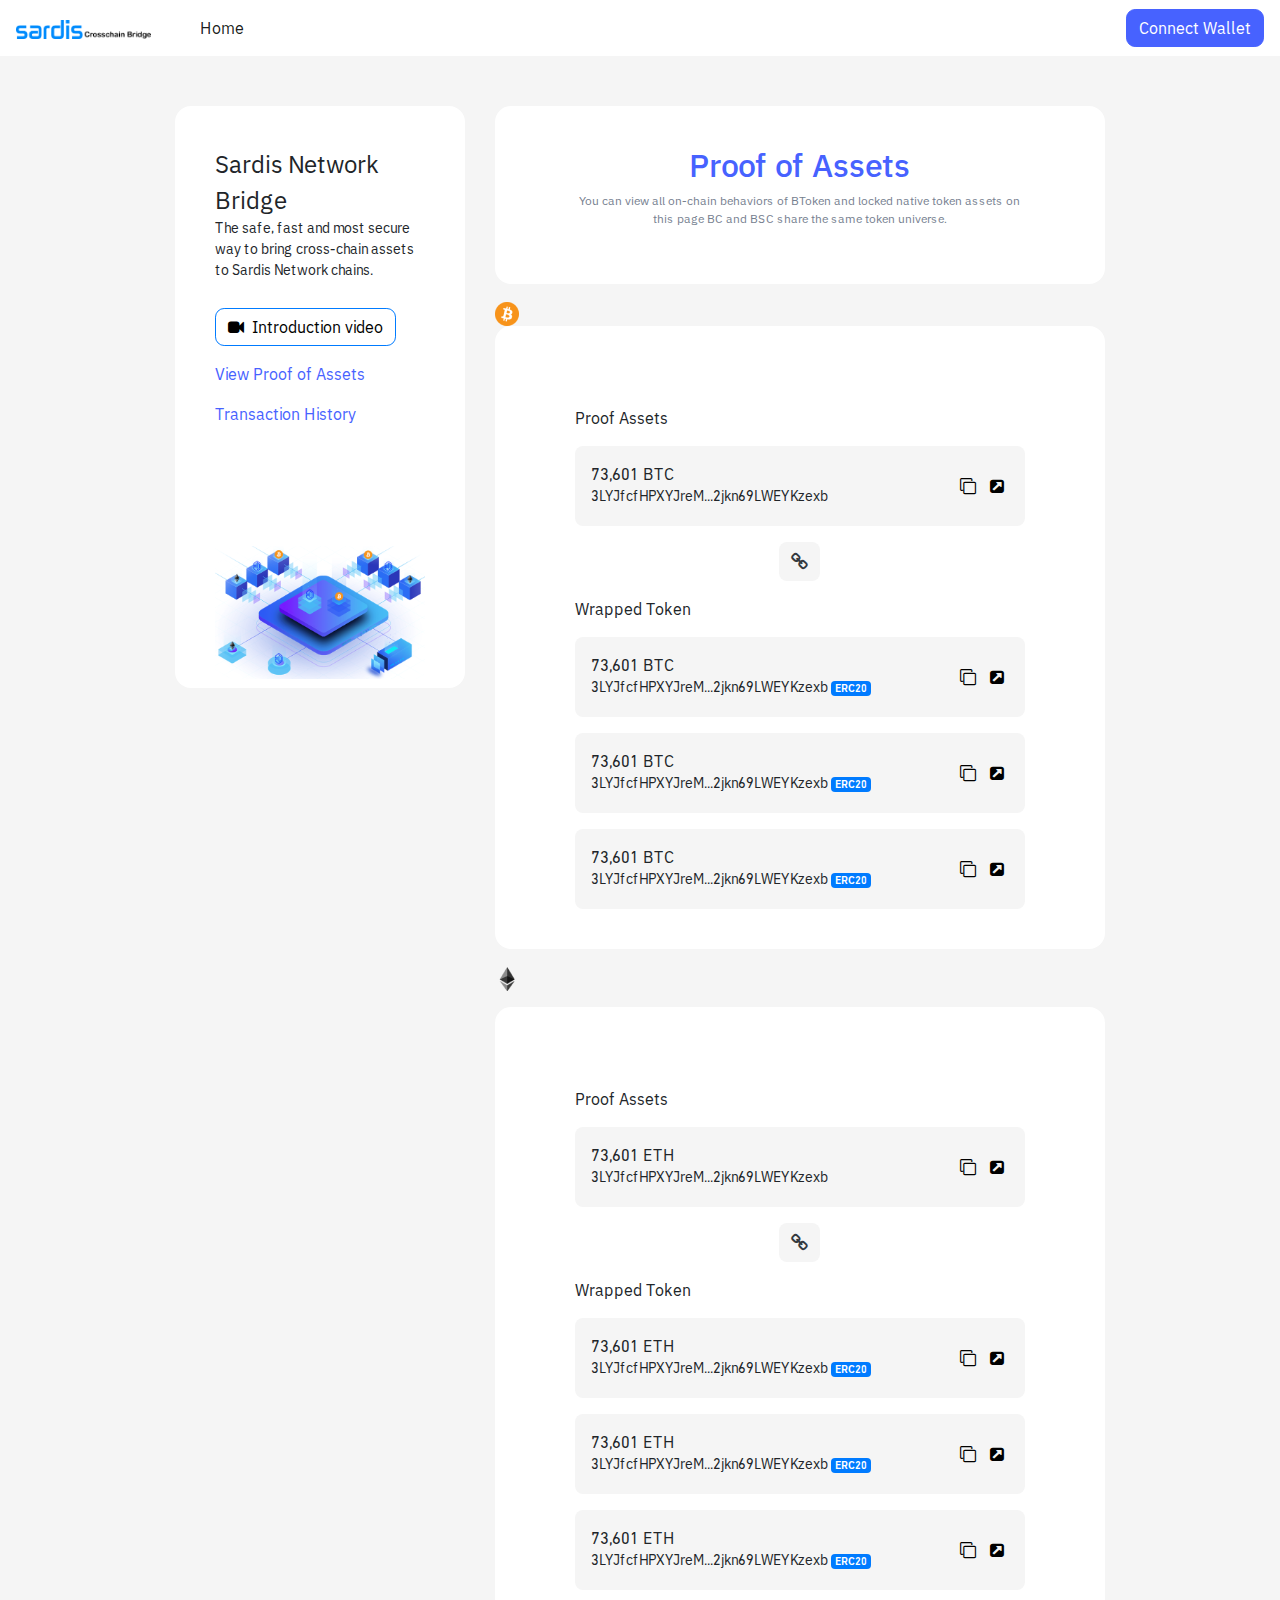
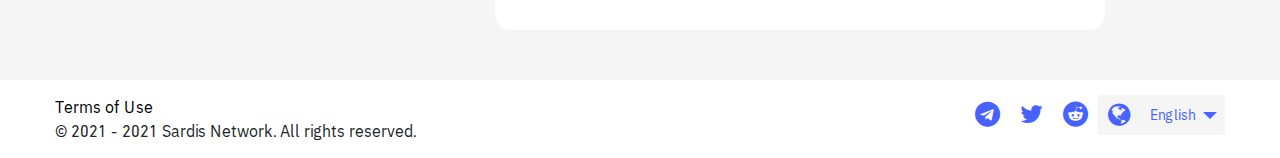
<file: proof-of-assets.html>
<!DOCTYPE html>
<html lang="en">
<head>
	<meta charset="UTF-8">
	<meta http-equiv="X-UA-Compatible" content="IE=edge">
	<meta name="viewport" content="width=device-width, initial-scale=1.0">
	<title>Sardis Network Bridge - Proof of Assets</title>
	<link rel="icon" type="image/x-icon" href="assets/img/favicon.ico"/>
	<link rel="stylesheet" href="assets/css/font-awesome.min.css">
	<link rel="stylesheet" href="assets/css/bootstrap.min.css">
	<link rel="stylesheet" href="assets/css/style.css">
	<link rel="icon" type="image/png" href="assets/img/Sardis NetworkIconFavicon.png"/>
</head>
<body>
	<div class="main">
		<div class="header">
			<header>
				<nav class="navbar navbar-expand-lg navbar-light bg-light">
					<a class="navbar-brand" href="https://bridge.sardisnetwork.com/">
						<img src="assets/img/srds_logo_bridge.png" alt="Logo" srcset="">
					</a>
					<button class="navbar-toggler" type="button" data-toggle="collapse" data-target="#navbarSupportedContent" aria-controls="navbarSupportedContent" aria-expanded="false" aria-label="Toggle navigation">
					  <span class="navbar-toggler-icon"></span>
					</button>
				  
					<div class="collapse navbar-collapse" id="navbarSupportedContent">
					  <ul class="navbar-nav mr-auto">
						<li class="nav-item active">
						  <a class="nav-link" href="#">Home <span class="sr-only">(current)</span></a>
						</li>
					  </ul>
					  <form class="form-inline my-2 my-lg-0">
						<button class="btn btn-default connect-btn my-2 my-sm-0" type="submit">Connect Wallet</button>
					  </form>
					</div>
				  </nav>
			</header>
		</div>
		<div class="container">
			<div id="wrapper" class="row">
				<div id="firstDiv" class="col-xl-4 col-lg-4 col-md-4 col-sm-12">
					<div class="box-left">
						<div class="header-title">
							Sardis Network Bridge
						</div>
						<div class="p-text">
							The safe, fast and most secure way to bring cross-chain assets to Sardis Network chains.
						</div>
						<div class="btn-video">
							<a href="#" class="btn btn-outline-primary" role="button" aria-pressed="true"><i class="fa fa-video-camera mr-2" aria-hidden="true"></i>Introduction video</a>
						</div>
						<div class="links mt-3">
							<a href="/proof-of-assets.html" >View Proof of Assets</a>
						</div>
						<div class="links mt-3">
							<a href="/history.html" >Transaction History</a>
						</div>
						<div class="brand-img">
							<img src="assets/img/hexagons-light.png" class="styled__HexagonImg-sc-62hwj-3 leCSOp">
						</div>
					</div>
				</div>
				<div id="secondDiv" class="col-xl-8 col-lg-8 col-md-8 col-sm-12 assets-proof">
					<div class="box-right">
						<div class="main-text text-center">
							<h2>Proof of Assets</h2>
							<p>You can view all on-chain behaviors of BToken and locked native token assets on this page
								BC and BSC share the same token universe. </p>
						</div>
					</div>
					<div class="btc-icon mt-3"><img src="assets/img/btc-icon.png" alt="Bitcoin"></div>
					<div class="box-right">
						<div class="assets">
							<div>Proof Assets</div>
							<div class="buulIQ">
								<div class="row">
									<div class="col-md-9 col-sm-8 col-8">
										<div>73,601 <span>BTC</span></div>
										<div class="address-c">3LYJfcfHPXYJreM...2jkn69LWEYKzexb </div>
									</div>
									<div class="col-md-3 col-sm-4 col-4">
										<div class="button-copy">
											<a type="button" class="btn btn-outline-primary"><i class="fa fa-clone" aria-hidden="true"></i></a>
											<a type="button" class="btn btn-outline-primary">
												<i class="fa fa-external-link-square" aria-hidden="true"></i>	
											</a>
										</div>
									</div>
								</div>
							</div>
							<div class="link text-center my-3">
								<a href="" class="btn btn-outline-primary text-dark ihrMNK"><i class="fa fa-link" aria-hidden="true"></i></a>
							</div>
							<div>Wrapped Token</div>
							<div class="buulIQ">
								<div class="row">
									<div class="col-md-9 col-sm-8 col-8">
										<div>73,601 <span>BTC</span></div>
										<div class="address-c">3LYJfcfHPXYJreM...2jkn69LWEYKzexb <span class="badge bg-primary">ERC20</span></div>
									</div>
									<div class="col-md-3 col-sm-4 col-4">
										<div class="button-copy">
											<a type="button" class="btn btn-outline-primary"><i class="fa fa-clone" aria-hidden="true"></i></a>
											<a type="button" class="btn btn-outline-primary">
												<i class="fa fa-external-link-square" aria-hidden="true"></i>	
											</a>
										</div>
									</div>
								</div>
							</div>
							<div class="buulIQ">
								<div class="row">
									<div class="col-md-9 col-sm-8 col-8">
										<div>73,601 <span>BTC</span></div>
										<div class="address-c">3LYJfcfHPXYJreM...2jkn69LWEYKzexb <span class="badge bg-primary">ERC20</span></div>
									</div>
									<div class="col-md-3 col-sm-4 col-4">
										<div class="button-copy">
											<a type="button" class="btn btn-outline-primary"><i class="fa fa-clone" aria-hidden="true"></i></a>
											<a type="button" class="btn btn-outline-primary">
												<i class="fa fa-external-link-square" aria-hidden="true"></i>	
											</a>
										</div>
									</div>
								</div>
							</div>
							<div class="buulIQ">
								<div class="row">
									<div class="col-md-9 col-sm-8 col-8">
										<div>73,601 <span>BTC</span></div>
										<div class="address-c">3LYJfcfHPXYJreM...2jkn69LWEYKzexb <span class="badge bg-primary">ERC20</span></div>
									</div>
									<div class="col-md-3 col-sm-4 col-4">
										<div class="button-copy">
											<a type="button" class="btn btn-outline-primary"><i class="fa fa-clone" aria-hidden="true"></i></a>
											<a type="button" class="btn btn-outline-primary">
												<i class="fa fa-external-link-square" aria-hidden="true"></i>	
											</a>
										</div>
									</div>
								</div>
							</div>
						</div>
					</div>

					<div class="eth-icon my-3"><img src="assets/img/eth-icon.png" alt="ETHcoin"></div>
					<div class="box-right">
						<div class="assets">
							<div>Proof Assets</div>
							<div class="buulIQ">
								<div class="row">
									<div class="col-md-9 col-sm-8 col-8">
										<div>73,601 <span>ETH</span></div>
										<div class="address-c">3LYJfcfHPXYJreM...2jkn69LWEYKzexb </div>
									</div>
									<div class="col-md-3 col-sm-4 col-4">
										<div class="button-copy">
											<a type="button" class="btn btn-outline-primary"><i class="fa fa-clone" aria-hidden="true"></i></a>
											<a type="button" class="btn btn-outline-primary">
												<i class="fa fa-external-link-square" aria-hidden="true"></i>	
											</a>
										</div>
									</div>
								</div>
							</div>
							<div class="link text-center my-3">
								<a href="" class="btn btn-outline-primary text-dark ihrMNK"><i class="fa fa-link" aria-hidden="true"></i></a>
							</div>
							<div>Wrapped Token</div>
							<div class="buulIQ">
								<div class="row">
									<div class="col-md-9 col-sm-8 col-8">
										<div>73,601 <span>ETH</span></div>
										<div class="address-c">3LYJfcfHPXYJreM...2jkn69LWEYKzexb <span class="badge bg-primary">ERC20</span></div>
									</div>
									<div class="col-md-3 col-sm-4 col-4">
										<div class="button-copy">
											<a type="button" class="btn btn-outline-primary"><i class="fa fa-clone" aria-hidden="true"></i></a>
											<a type="button" class="btn btn-outline-primary">
												<i class="fa fa-external-link-square" aria-hidden="true"></i>	
											</a>
										</div>
									</div>
								</div>
							</div>
							<div class="buulIQ">
								<div class="row">
									<div class="col-md-9 col-sm-8 col-8">
										<div>73,601 <span>ETH</span></div>
										<div class="address-c">3LYJfcfHPXYJreM...2jkn69LWEYKzexb <span class="badge bg-primary">ERC20</span></div>
									</div>
									<div class="col-md-3 col-sm-4 col-4">
										<div class="button-copy">
											<a type="button" class="btn btn-outline-primary"><i class="fa fa-clone" aria-hidden="true"></i></a>
											<a type="button" class="btn btn-outline-primary">
												<i class="fa fa-external-link-square" aria-hidden="true"></i>	
											</a>
										</div>
									</div>
								</div>
							</div>
							<div class="buulIQ">
								<div class="row">
									<div class="col-md-9 col-sm-8 col-8">
										<div>73,601 <span>ETH</span></div>
										<div class="address-c">3LYJfcfHPXYJreM...2jkn69LWEYKzexb <span class="badge bg-primary">ERC20</span></div>
									</div>
									<div class="col-md-3 col-sm-4 col-4">
										<div class="button-copy">
											<a type="button" class="btn btn-outline-primary"><i class="fa fa-clone" aria-hidden="true"></i></a>
											<a type="button" class="btn btn-outline-primary">
												<i class="fa fa-external-link-square" aria-hidden="true"></i>	
											</a>
										</div>
									</div>
								</div>
							</div>
						</div>
					</div>
				</div>
			</div>
		</div>
		<footer class="footer">
			<div class="footer-inner">
			<div class="row">
				<div class="col-md-6 col-sm-6">
					<a href="">Terms of Use</a>
					<p class="m-0">© 2021 - 2021 Sardis Network. All rights reserved.</p>
				</div>
				<div class="col-md-6 col-sm-6">
					<ul class="nav justify-content-end social-media">
					  <li class="nav-item">
					    <a class="nav-link" href="https://www.instagram.com/mysardis"><i class="fa fa-telegram" aria-hidden="true"></i></a>
					  </li>
					  <li class="nav-item">
					    <a class="nav-link" href="https://twitter.com/mysardis" target="_blank"><i class="fa fa-twitter" aria-hidden="true"></i></a>
					  </li>
					  <li class="nav-item">
					    <a class="nav-link" href="https://www.reddit.com/user/mysardis" target="_blank"><i class="fa fa-reddit" aria-hidden="true"></i></a>
					  </li>
					  <li class="nav-item dropdown">
				        <a class="nav-link dropdown-toggle bTTabq" href="#" id="navbarDropdown" role="button" data-toggle="dropdown" aria-haspopup="true" aria-expanded="false">
				          <i class="fa fa-globe" aria-hidden="true"></i> <span>English</span>
				        </a>
				        <div class="dropdown-menu" aria-labelledby="navbarDropdown">
				          <a class="dropdown-item" href="#">English</a>
				        </div>
				      </li>
					</ul>
				</div>
			</div>
			</div>
		</footer>
	</div>
	<script src="assets/js/jquery-3.5.1.slim.min.js"></script>
	<script src="assets/js/popper.min.js"></script>
	<script src="assets/js/bootstrap.min.js"></script>
</body>
</html>
</file>
<file: assets/css/style.css>
/*
 * Globals
 */

@font-face {
  font-family: 'BinancePlex';
  font-display: swap;
  src: url('../fonts/BinancePlex-Light.woff2') format('woff2'),
    url('../fonts/BinancePlex-Light.otf') format('opentype');
  font-weight: 100;
}

@font-face {
  font-family: 'BinancePlex';
  font-display: swap;
  src: url('../fonts/BinancePlex-Light.woff2') format('woff2'),
    url('../fonts/BinancePlex-Light.otf') format('opentype');
  font-weight: 200;
}

@font-face {
  font-family: 'BinancePlex';
  font-display: swap;
  src: url('../fonts/BinancePlex-Regular.woff2') format('woff2'),
    url('../fonts/BinancePlex-Regular.otf') format('opentype');
  font-weight: 300;
}

@font-face {
  font-family: 'BinancePlex';
  src: url('../fonts/BinancePlex-Regular.woff2') format('woff2'),
    url('../fonts/BinancePlex-Regular.otf') format('opentype');
  font-weight: 400;
}

@font-face {
  font-family: 'BinancePlex';
  font-display: swap;
  src: url('../fonts/BinancePlex-Medium.woff2') format('woff2'),
    url('../fonts/BinancePlex-Medium.otf') format('opentype');
  font-weight: 500;
}

@font-face {
  font-family: 'BinancePlex';
  font-display: swap;
  src: url('../fonts/BinancePlex-Medium.woff2') format('woff2'),
    url('../fonts/BinancePlex-Medium.otf') format('opentype');
  font-weight: 600;
}

@font-face {
  font-family: 'BinancePlex';
  font-display: swap;
  src: url('../fonts/BinancePlex-SemiBold.woff2') format('woff2'),
    url('../fonts/BinancePlex-SemiBold.otf') format('opentype');
  font-weight: 700;
}

@font-face {
  font-family: 'BinancePlex';
  font-display: swap;
  src: url('../fonts/BinancePlex-SemiBold.woff2') format('woff2'),
    url('../fonts/BinancePlex-SemiBold.otf') format('opentype');
  font-weight: 800;
}

@font-face {
  font-family: 'BinancePlex';
  font-display: swap;
  src: url('../fonts/BinancePlex-SemiBold.woff2') format('woff2'),
    url('../fonts/BinancePlex-SemiBold.otf') format('opentype');
  font-weight: 900;
}

:root {
  font-family: BinancePlex, -apple-system, '.SFNSText-Regular', 'San Francisco', BlinkMacSystemFont,
    '.PingFang-SC-Regular', 'Microsoft YaHei', 'Segoe UI', 'Helvetica Neue', Helvetica, Arial,
    sans-serif;
}

body,
*,
*::before,
*::after {
  font-family: inherit;
}



 :root *, :root ::before, :root ::after {
    box-sizing: inherit;
}

.btn{
    border-radius: 0.571429em;
}
.btn-secondary {
    border-color: transparent;
    background-color: rgb(245, 245, 245);
    color: #000;
}

.dropdown-menu.show {
    display: block;
    border-radius: 0.571429em;
}
label {
    display: inline-block;
    margin-bottom: .3rem;
    font-size: 12px;
}

.bg-light {
    background-color: #ffffff!important;
}

/* Links */
a,
a:focus,
a:hover {
  color: #000000;
}



/*
 * Base structure
 */

html,
body {
  height: 100%;
  background-color: #f5f5f5;
  padding: 0;
  margin: 0;
}


.main .header header .navbar .navbar-brand img{
        width: 160px;
}
.main .header header .navbar .navbar-collapse form .connect-btn{
    /*background-color: rgb(240, 185, 11);*/
    background-color: #4762ff;
    border-color: #4762ff;
    color: #fff;
    border-radius: 0.571429em;
}

.main .header header .navbar .navbar-collapse form .connect-btn:hover{
    /*background: rgb(248, 209, 47);*/
    background: #007bffcf;
    color: #ffffff;
}

.container{
    margin: 50px auto;
}

/* left-box style */

.box-left{
    background-color: #ffffff;
    border-radius: 1em;
    padding: 2.5em;
    /* width: 18.625em; */
    height: 36.375em;
    order: unset;
    margin-top: 0px;
    margin-bottom: 0px;
}

.header-title{
    font-size: 1.5em;
    font-weight: 400;
}

.p-text {
    font-size: 14px;
}

.btn-video{
    margin-top: 1.71429em;
}
.btn-video a{
    color: black;
}
.links a{
    font-size: 1em;
    /*color: rgb(248, 209, 47);*/
    color: rgb(71 98 255);
}
.links a:hover {
    /*color: rgb(248, 209, 47);*/
    color: rgb(71 98 255);
    text-decoration: none;
}
.brand-img{
    margin-top: 120px;
}
.brand-img img{
    width: 100%;
}

/* right-box style */

.box-right{
    background-color: #ffffff;
    border-radius: 1em;
    padding: 2.5em 5em;
    min-height: 36.375em;
    margin-top: 0px;
    /* margin-left: 1em; */
}
.main-text h2{
    color: #4762ff;
}

.main-text{
    font-size: 0.75em;
    color: rgb(118, 128, 143);
    display: flex;
    flex-direction: column;
    -webkit-box-align: center;
    align-items: center;
}

.under-line{
    background: rgb(230, 232, 234);
    border-radius: 0.333333em;
    height: 0.5em;
    width: 6.66667em;
    margin-top: 0.5em;
    position: relative;
}
.assets{
    margin-top: 2.5em;
}
.dropdown-custom{
    width: 100%;
    display: flex;
    flex-direction: column;
    align-items: flex-start;
}
.dropdown-custom button{
    width: 100%;
    text-align: left;
    background-color: rgb(245, 245, 245);
    color: #000000;
}
.dropdown-custom button:hover{
    background-color: rgb(245, 245, 245);
    color: #000000;
}

/*.box-right .assest:last-child .dropdown-custom button{
    width: 100%;
    text-align: left;
    background-color: rgb(245, 245, 245);
    color: #000000;
    cursor: not-allowed!important;
}
.box-right .assest:last-child .dropdown-custom button:hover{
    background-color: #6c757d;
    color: #ffffff;
}*/

.dropdown-custom button .icons{
    width: 20px;
}
.dropdown-toggle::after {
    display: inline-block;
    margin-left: .255em;
    vertical-align: .255em;
    content: "";
    border-top: .3em solid;
    border-right: .3em solid transparent;
    border-bottom: 0;
    border-left: .3em solid transparent;
    position: absolute;
    right: 8px;
    top: 17px;
}
.btn-secondary:not(:disabled):not(.disabled).active, .btn-secondary:not(:disabled):not(.disabled):active, .show>.btn-secondary.dropdown-toggle {
    color: #000;
    background-color: rgb(245, 245, 245);
    border-color: rgb(245, 245, 245);
}
.btn-secondary.focus, .btn-secondary:focus{
    color: #000;
    background-color: rgb(245, 245, 245);
    border-color: #ffffff;
    box-shadow: none;
}

.dropdown-custom .dropdown-menu{
    width: 100%;
    padding: 20px;
    background: rgb(245, 245, 245);
    border-radius: 0.571429em;
}
.list-group{
    height: 160px;
    overflow-y: auto;
}
.list-group li{
    font-size: 14px;
    border-left: 0;
    border-right: 0;
}
.list-group li .media-body h5{
    font-size: 1em;
    color: rgb(30, 32, 38);
    font-weight: bold;
}
.badge-pill {
    padding-right: .3em;
    padding-left: .3em;
    border-radius: 10rem;
}
.list-group li .media-body span{
    font-size: 0.857143em;
    color: rgb(118, 128, 143);
}

.list-group-item{
    padding: .3rem 1.25rem;
}

.swap-btn button:hover{
    background: rgb(248, 209, 47);
    color: rgb(30, 32, 38);
}
.dDHYFV{
    min-width: 14.2857em;
}
.swap-btn{
    margin: 32px auto 0;
}

.from-btn{
    border-color: transparent;
    background-color: rgb(245 245 245);
    color: #000;
    text-align: left;
}
.from-btn:hover{
    border-color: transparent;
    background-color: rgb(245 245 245);
    color: #000;
}

.amount .amount-textbox{
    -webkit-box-align: center;
    align-items: center;
    -webkit-box-pack: justify;
    justify-content: space-between;
    background: rgb(245, 245, 245);
    border: 1px solid rgb(2, 192, 118);
    color: rgb(30, 32, 38);
    overflow: hidden;
    border-radius: 0.371429em;
    padding-left: 0.57143em;
    padding-right: 0.57143em;
    transition: color 150ms ease-in-out 0s, background 150ms ease-in-out 0s, border 150ms ease-in-out 0s;
    font-size: 2.85714em;
}
.jzBSFA{
    margin-top: 15px;
}
.jzBSFA span{
    font-size: 12px;
}

.main .connect-wallet .connect-btn {
    /*background-color: rgb(240, 185, 11);*/
    background-color: #4762ff;
    color: #ffffff;
    border-radius: 0.571429em;
}

.main .connect-wallet .connect-btn:hover {
    /*background: rgb(248, 209, 47);*/
    background: #007bffcf;
    color: #ffffff;
}
.footer {
    background-color: #ffffff;
}
.bTTabq {
    height: 40px;
    line-height: 40px;
    background-color: rgb(245, 245, 245);
    border-radius: 3px;
    cursor: pointer;
    font-size: 0.875em;
    padding: 0px 12px;
    display: flex;
    -webkit-box-align: center;
    align-items: center;
}

.footer .footer-inner{
    max-width: 1200px;
    width: 100%;
    margin: auto;
    padding: 15px;
}

.footer ul li.dropdown a i{
    font-size: 26px;
}
.footer ul li.dropdown .dropdown-menu a{
    font-size: 14px;
    text-align: center;
}
.footer ul li.dropdown a span{
    margin: 0 20px;
    font-size: 14px;
}

.search-box {
    background-color: rgb(245, 245, 245);
    background-clip: padding-box;
    border: 1px solid #ced4da;
    border-radius: .25rem;
    transition: border-color .15s ease-in-out,box-shadow .15s ease-in-out;
    border-right: 0;
    border-left: 0;
}
.input-group-text{
    background-color: transparent;
}

.btn-video .btn-outline-primary:hover{
    background-color: #4762ff;
}

/* new css */

.buulIQ {
    width: 100%;
    padding: 16px;
    box-sizing: border-box;
    background: rgb(245, 245, 245);
    border-radius: 8px;
    margin-top: 16px;
}
.button-copy{
    margin: 8px 0;
    text-align: right;
}
.button-copy a{
    color: #000;
    border: none;
    padding: 4px 5px;
    border-radius: 4px;
}

.address-c{
    font-size: 14px;
}

.link .ihrMNK {
    font-size: 18px;
    color: rgb(30, 32, 38);
    background: rgb(245, 245, 245);
    border-radius: 8px;
    border: none;
}

.link .ihrMNK:hover {
    background: rgb(248, 209, 47);
    color: rgb(30, 32, 38);
}


.assets-proof .box-right{
    min-height: auto;
}
.box-right.history{
    min-height: 470px;
}

.history-table thead tr th{
    border-top: none;
    font-size: 12px;
    font-weight: 400;
}

.history-table tbody tr td{
    font-size: 10px;
    font-weight: 500;
}

.social-media li a{
    color: #4762ff;
    font-size: 25px;
    padding: 0px 10px;
}

.badge {
    color: #fff;
}

@media (min-width: 1200px){
    .container, .container-lg, .container-md, .container-sm, .container-xl {
        /* max-width: 1140px; */
        max-width: 960px;
    }
}

@media (max-width: 992px){

    .box-left {
        padding: 2.5em .5em;
    }
    .box-right{
        padding: 2.5em 2em;
    }
    .brand-img img{
        width: 100%;
    }

}
@media (max-width: 768px){
    .box-right{
        /*margin-top: 15px;   */
        padding: 3em 2em;
        min-height: auto;
    }
    .box-left {
        padding: 2.5em;
        height: auto;
        margin-top: 15px;
    }
    .swap-btn {
        margin: 0;
    }
    .container {
        margin: 15px auto;
    }
    #wrapper { 
      display: flex; 
      /* Optional, if you want the DIVs 100% width: */ 
      flex-direction: column;
    }
    #wrapper > #firstDiv { order: 2; }
    #wrapper > #secondDiv { order: 1; }
    /*#wrapper > #c { order: 3; }*/
}

@media (max-width: 576px){
    .box-right{
        /*margin-top: 15px;   */
        padding: .5em 1em;
        min-height: auto;
    }
    .justify-content-end {
        -ms-flex-pack: end!important;
        justify-content: center!important;
    }
    .swap-btn {
        margin: 0;
    }
}

.disabled2{
    pointer-events: none;
    opacity: 0.3;
}
.img-small {
    width: 24px;
}
</file>
